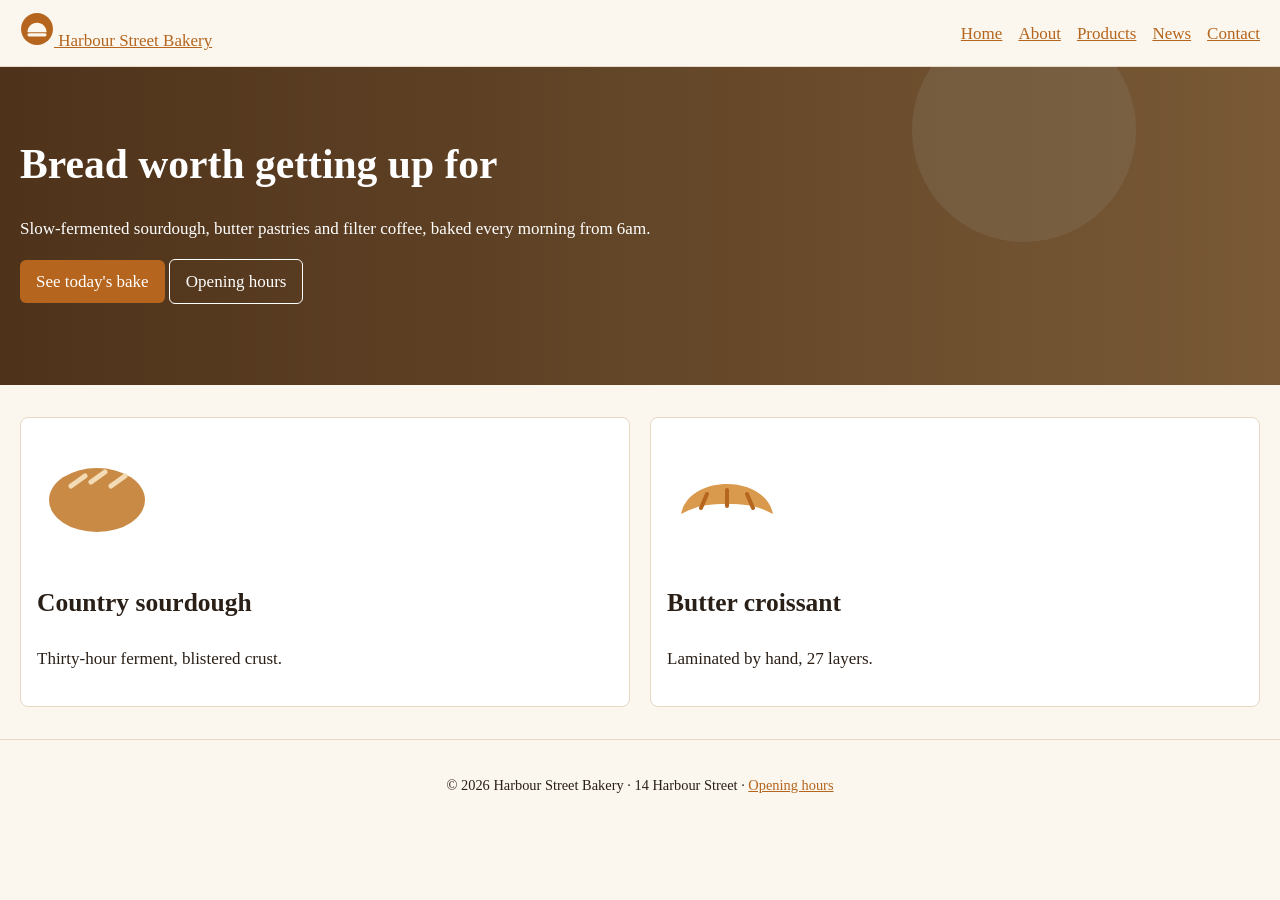
<file: index.html>
<!doctype html>
<html>
<head>
<meta charset="utf-8">
<title>Loading…</title>
</head>
<body>
<noscript>This website needs JavaScript to display its pages.</noscript>
<script src="js/renderer.js" data-page="index"></script>
</body>
</html>
</file>
